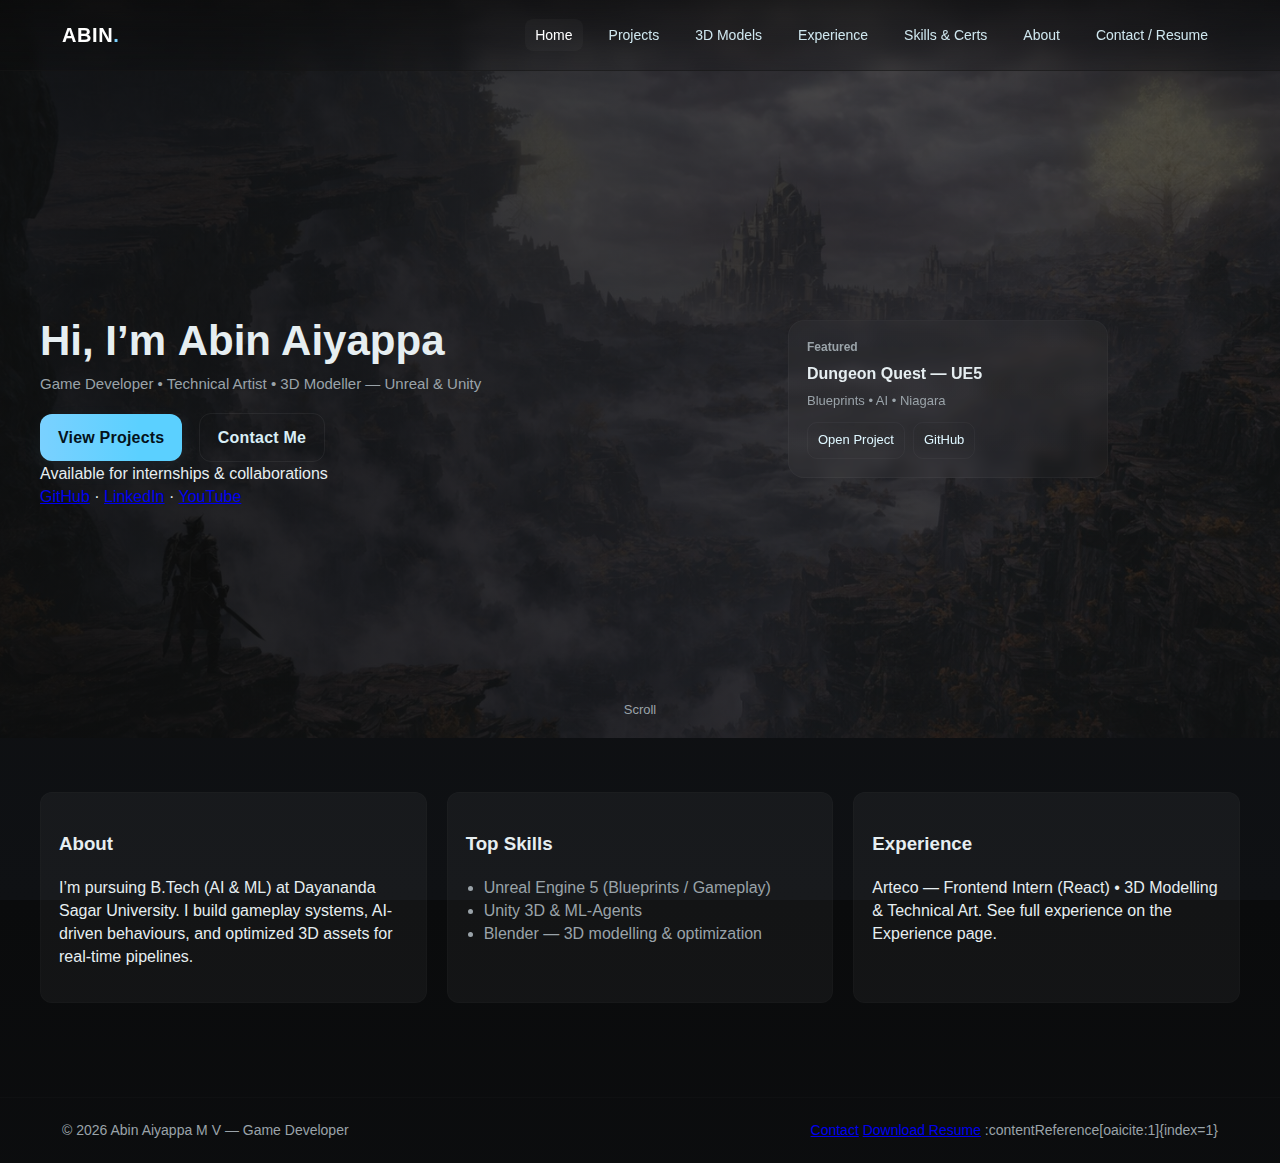
<file: index.html>
<!doctype html>
<html lang="en">
<head>
  <meta charset="utf-8" />
  <meta name="viewport" content="width=device-width,initial-scale=1" />
  <title>Abin Aiyappa M V — Game Developer Portfolio</title>
  <link rel="stylesheet" href="assets/css/styles.css" />
  <meta name="description" content="Portfolio of Abin Aiyappa — Game Developer | 3D & Gameplay | Unity & Unreal" />
</head>
<body>
  <header class="site-header">
    <div class="container header-inner">
      <a class="logo" href="index.html">ABIN<span class="accent">.</span></a>

      <nav class="main-nav" id="mainNav" aria-label="Primary Navigation">
        <ul>
          <li><a href="index.html" class="active">Home</a></li>
          <li><a href="projects.html">Projects</a></li>
          <li><a href="models.html">3D Models</a></li>
          <li><a href="experience.html">Experience</a></li>
          <li><a href="skills.html">Skills & Certs</a></li>
          <li><a href="about.html">About</a></li>
          <li><a href="contact.html">Contact / Resume</a></li>
        </ul>
      </nav>

      <button class="nav-toggle" id="navToggle" aria-label="Open navigation">
        <span></span><span></span><span></span>
      </button>
    </div>
  </header>

  <main>
    <section class="hero">
      <!-- Background image: place your high-res hero in assets/images/hero-1.png -->
      <div class="hero-bg"></div>

      <div class="hero-content container">
        <div class="hero-left">
          <h1>Hi, I’m <strong>Abin Aiyappa</strong></h1>
          <p class="subtitle">Game Developer • Technical Artist • 3D Modeller — Unreal & Unity</p>

          <div class="hero-ctas">
            <a class="btn btn-primary" href="projects.html">View Projects</a>
            <a class="btn btn-outline" href="contact.html">Contact Me</a>
          </div>

          <div class="quick-meta">
            <span>Available for internships & collaborations</span>
          </div>

          <div class="social-row">
            <a href="https://github.com/AbinAiyappaMV29/" target="_blank" rel="noopener" title="GitHub">GitHub</a> ·
            <a href="https://www.linkedin.com/in/abin-aiyappa-m-v-5a9b89258/" target="_blank" rel="noopener" title="LinkedIn">LinkedIn</a> ·
            <a href="https://www.youtube.com/@Unexpect-o6d" target="_blank" rel="noopener" title="YouTube">YouTube</a>
          </div>
        </div>

        <aside class="hero-right">
          <div class="hero-card">
            <h3>Featured</h3>
            <p class="project-title">Dungeon Quest — UE5</p>
            <div class="meta-line">Blueprints • AI • Niagara</div>

            <div class="mini-actions">
              <a class="mini-btn" href="projects.html#project-1">Open Project</a>
              <a class="mini-btn" href="https://github.com/AbinAiyappaMV29" target="_blank" rel="noopener">GitHub</a>
            </div>
          </div>
        </aside>
      </div>

      <a class="scroll-down" href="#about">Scroll</a>
    </section>

    <section id="about" class="summary container">
      <div class="summary-grid">
        <article>
          <h3>About</h3>
          <p>I’m pursuing B.Tech (AI & ML) at Dayananda Sagar University. I build gameplay systems, AI-driven behaviours, and optimized 3D assets for real-time pipelines.</p>
        </article>

        <article>
          <h3>Top Skills</h3>
          <ul class="skills-list">
            <li>Unreal Engine 5 (Blueprints / Gameplay)</li>
            <li>Unity 3D & ML-Agents</li>
            <li>Blender — 3D modelling & optimization</li>
          </ul>
        </article>

        <article>
          <h3>Experience</h3>
          <p>Arteco — Frontend Intern (React) • 3D Modelling & Technical Art. See full experience on the Experience page.</p>
        </article>
      </div>
    </section>
  </main>

  <footer class="site-footer">
    <div class="container footer-inner">
      <div>© <span id="year"></span> Abin Aiyappa M V — Game Developer</div>
      <div class="footer-links">
        <a href="contact.html">Contact</a>
        <a href="assets/resume/Abin_Aiyappa_Resume.pdf" download>Download Resume</a> :contentReference[oaicite:1]{index=1}
      </div>
    </div>
  </footer>

  <script src="assets/js/main.js"></script>
</body>
</html>
</file>
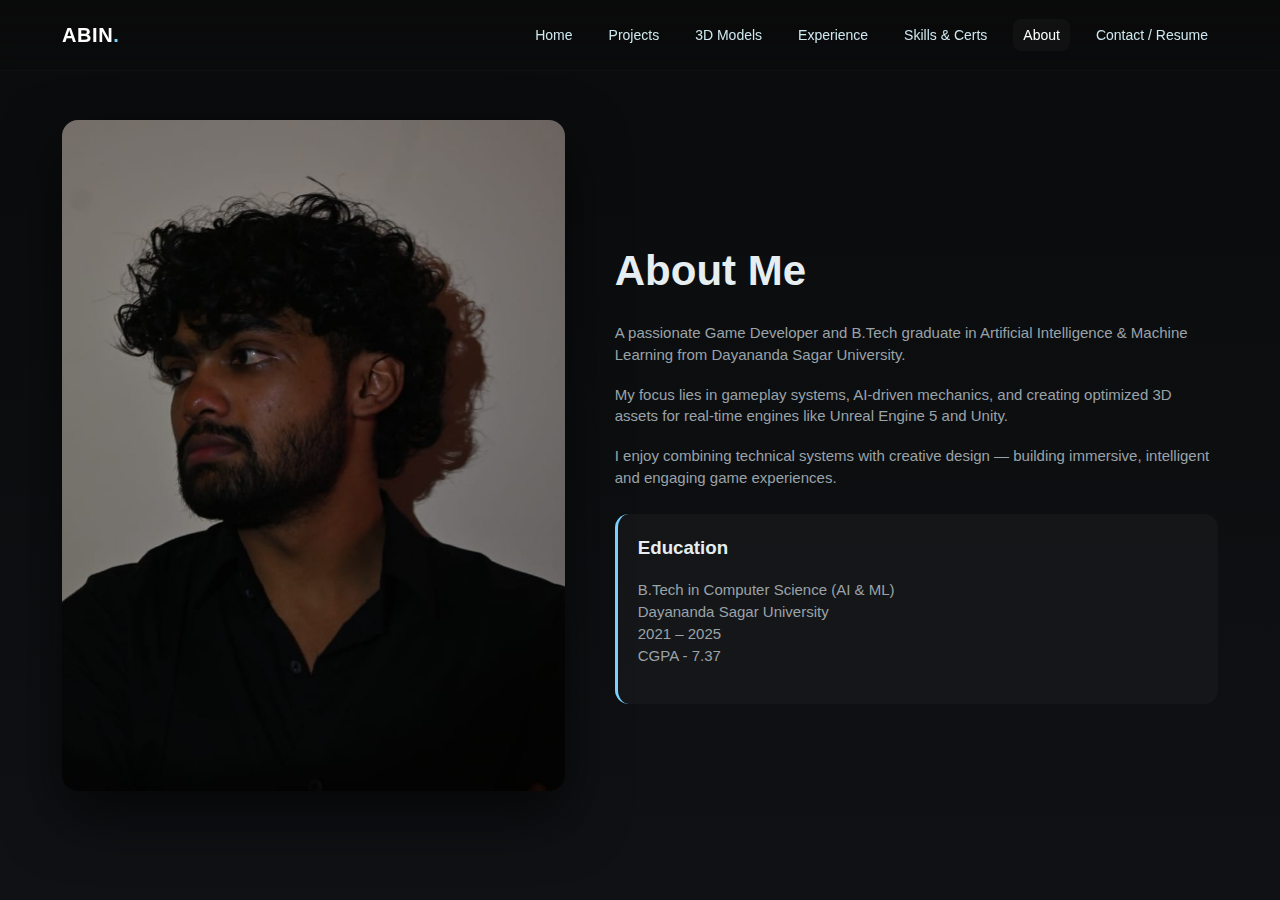
<file: about.html>
<!doctype html>
<html lang="en">
<head>
  <meta charset="utf-8">
  <meta name="viewport" content="width=device-width, initial-scale=1">
  <title>About Me | Abin Aiyappa</title>
  <link rel="stylesheet" href="assets/css/styles.css">
</head>
<body>

<header class="site-header">
  <div class="container header-inner">
    <a class="logo" href="index.html">ABIN<span class="accent">.</span></a>
    <nav class="main-nav">
      <ul>
        <li><a href="index.html">Home</a></li>
        <li><a href="projects.html">Projects</a></li>
        <li><a href="models.html">3D Models</a></li>
        <li><a href="experience.html">Experience</a></li>
        <li><a href="skills.html">Skills & Certs</a></li>
        <li><a class="active" href="about.html">About</a></li>
        <li><a href="contact.html">Contact / Resume</a></li>
      </ul>
    </nav>
  </div>
</header>

<section class="about-page container">

  <div class="about-hero">
    <div class="about-image">
      <!-- Replace with your image -->
      <img src="assets/images/about.jpeg" alt="Abin Aiyappa">
    </div>

    <div class="about-content">
      <h1>About Me</h1>

      <p>
        A passionate Game Developer and B.Tech graduate in Artificial Intelligence & Machine Learning from Dayananda Sagar University.
      </p>

      <p>
        My focus lies in gameplay systems, AI-driven mechanics, 
        and creating optimized 3D assets for real-time engines 
        like Unreal Engine 5 and Unity.
      </p>

      <p>
        I enjoy combining technical systems with creative design —
        building immersive, intelligent and engaging game experiences.
      </p>

      <div class="education-box">
        <h3>Education</h3>
        <p>
          B.Tech in Computer Science (AI & ML)<br>
          Dayananda Sagar University<br>
          2021 – 2025<br>
          CGPA - 7.37
        </p>
      </div>

    </div>
  </div>

</section>

<script src="assets/js/main.js"></script>
</body>
</html>
</file>
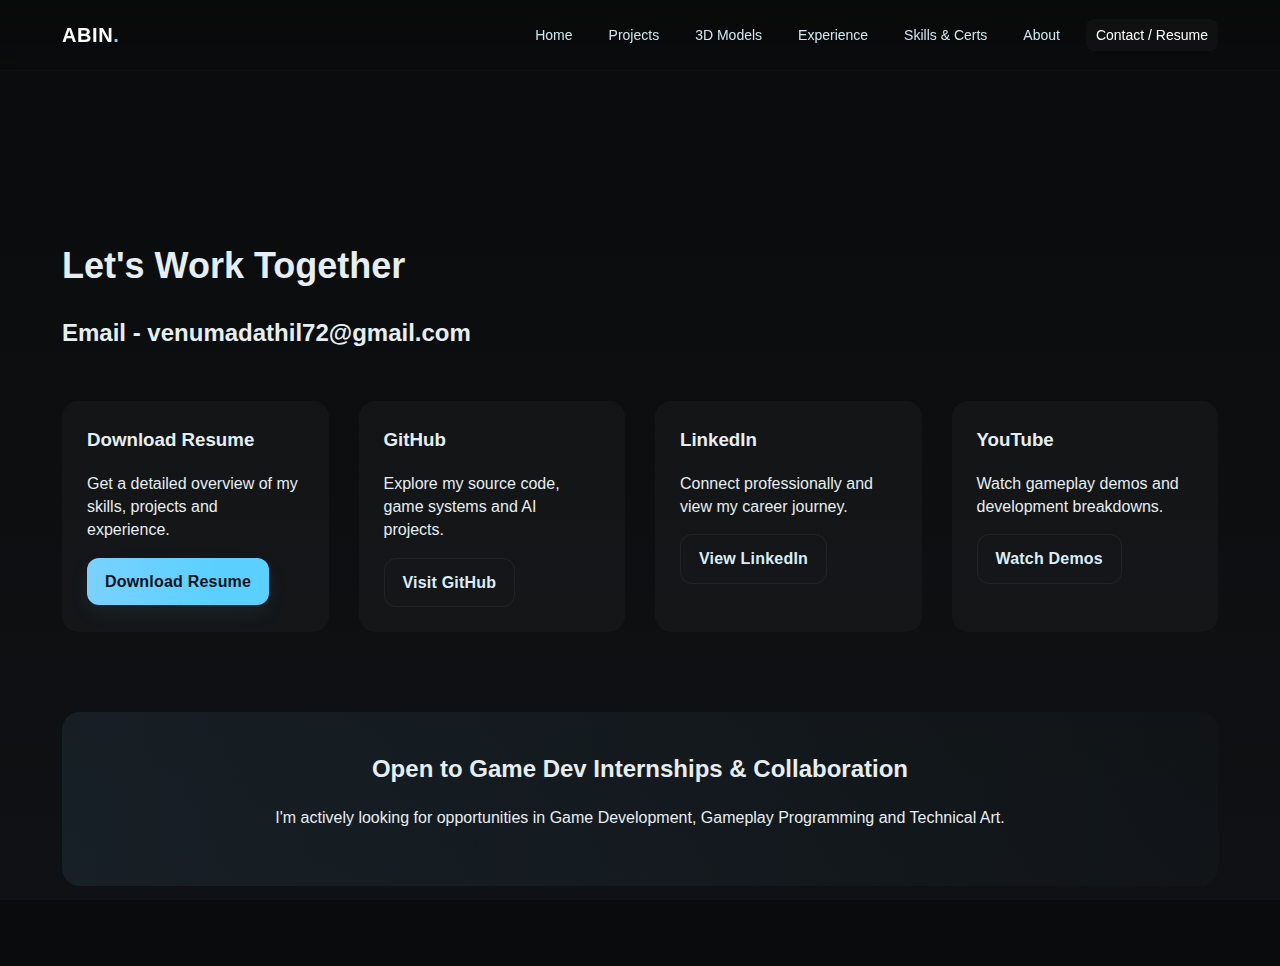
<file: contact.html>
<!doctype html>
<html lang="en">
<head>
  <meta charset="utf-8">
  <meta name="viewport" content="width=device-width, initial-scale=1">
  <title>Contact & Resume | Abin Aiyappa</title>
  <link rel="stylesheet" href="assets/css/styles.css">
</head>
<body>

<header class="site-header">
  <div class="container header-inner">
    <a class="logo" href="index.html">ABIN<span class="accent">.</span></a>
    <nav class="main-nav">
      <ul>
        <li><a href="index.html">Home</a></li>
        <li><a href="projects.html">Projects</a></li>
        <li><a href="models.html">3D Models</a></li>
        <li><a href="experience.html">Experience</a></li>
        <li><a href="skills.html">Skills & Certs</a></li>
        <li><a href="about.html">About</a></li>
        <li><a class="active" href="contact.html">Contact / Resume</a></li>
      </ul>
    </nav>
  </div>
</header>

<section class="contact-page container">

  <h1 class="section-title">Let's Work Together</h1>
  <h2>Email - venumadathil72@gmail.com</h2>

  <div class="contact-grid">

    <!-- Resume Card -->
    <div class="contact-card">
      <h3>Download Resume</h3>
      <p>Get a detailed overview of my skills, projects and experience.</p>
      <a href="assets/resume/Abin_Aiyappa_Resume.pdf" 
         class="btn btn-primary" download>
         Download Resume
      </a>
    </div>

    <!-- GitHub -->
    <div class="contact-card">
      <h3>GitHub</h3>
      <p>Explore my source code, game systems and AI projects.</p>
      <a href="https://github.com/AbinAiyappaMV29/" 
         target="_blank" 
         class="btn btn-outline">
         Visit GitHub
      </a>
    </div>

    <!-- LinkedIn -->
    <div class="contact-card">
      <h3>LinkedIn</h3>
      <p>Connect professionally and view my career journey.</p>
      <a href="https://www.linkedin.com/in/abin-aiyappa-m-v-5a9b89258/" 
         target="_blank" 
         class="btn btn-outline">
         View LinkedIn
      </a>
    </div>

    <!-- YouTube -->
    <div class="contact-card">
      <h3>YouTube</h3>
      <p>Watch gameplay demos and development breakdowns.</p>
      <a href="https://www.youtube.com/@Unexpect-o6d" 
         target="_blank" 
         class="btn btn-outline">
         Watch Demos
      </a>
    </div>

  </div>

  <!-- Call to Action -->
  <div class="contact-cta">
    <h2>Open to Game Dev Internships & Collaboration</h2>
    <p>
      I'm actively looking for opportunities in Game Development, 
      Gameplay Programming and Technical Art.
    </p>
  </div>

</section>

<script src="assets/js/main.js"></script>
</body>
</html>
</file>
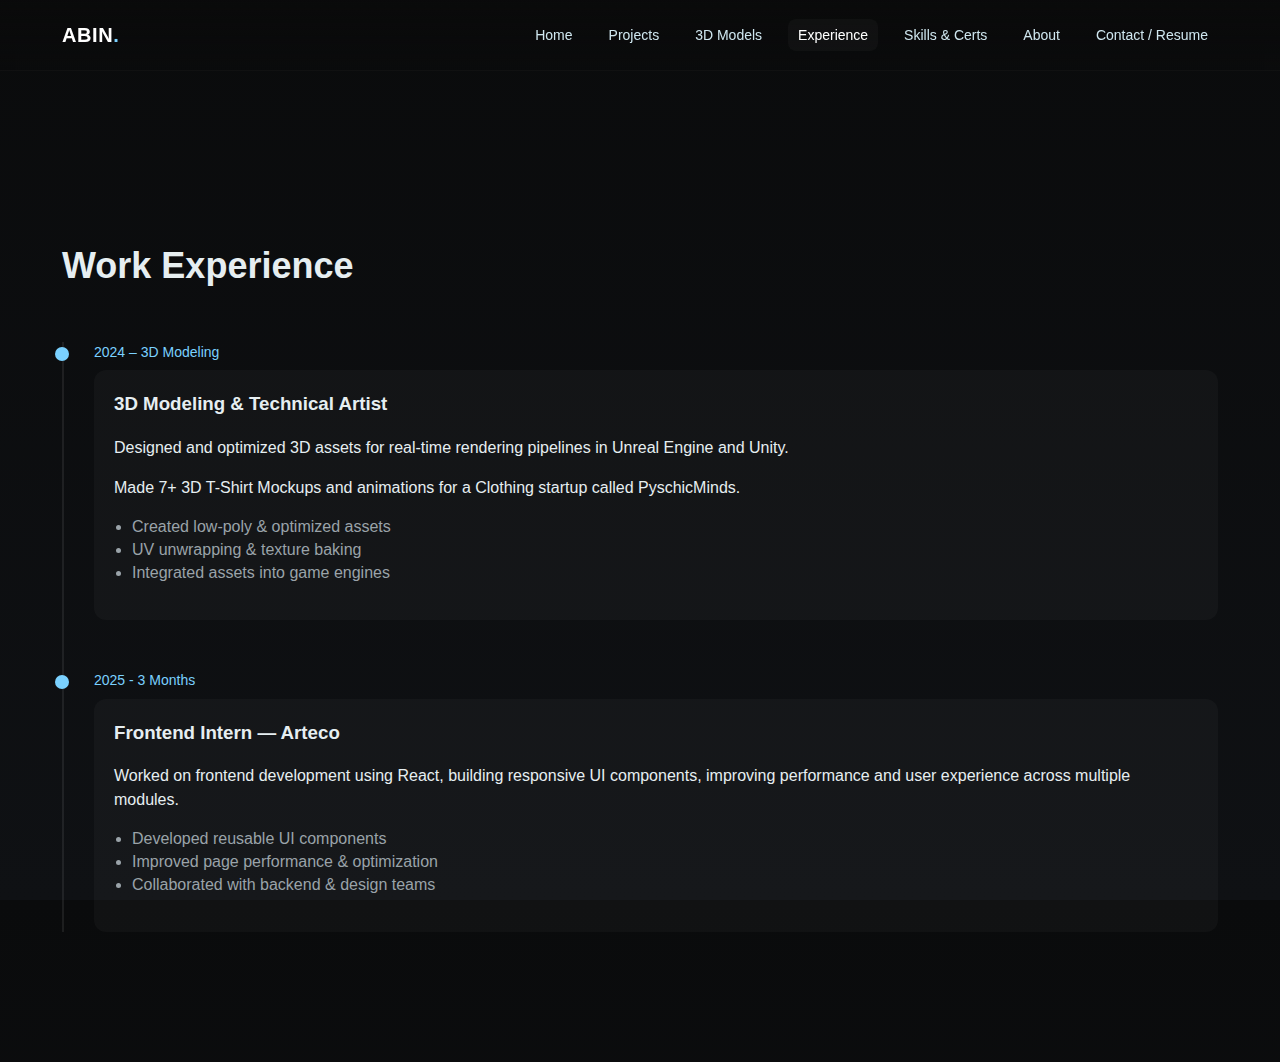
<file: experience.html>
<!doctype html>
<html lang="en">
<head>
  <meta charset="utf-8">
  <meta name="viewport" content="width=device-width, initial-scale=1">
  <title>Experience | Abin Aiyappa</title>
  <link rel="stylesheet" href="assets/css/styles.css">
</head>
<body>

<header class="site-header">
  <div class="container header-inner">
    <a class="logo" href="index.html">ABIN<span class="accent">.</span></a>
    <nav class="main-nav">
      <ul>
        <li><a href="index.html">Home</a></li>
        <li><a href="projects.html">Projects</a></li>
        <li><a href="models.html">3D Models</a></li>
        <li><a class="active" href="experience.html">Experience</a></li>
        <li><a href="skills.html">Skills & Certs</a></li>
        <li><a href="about.html">About</a></li>
        <li><a href="contact.html">Contact / Resume</a></li>
      </ul>
    </nav>
  </div>
</header>

<section class="experience-page container">

  <h1 class="section-title">Work Experience</h1>

  <div class="timeline">

    <!-- 3D Modeling & Technical Art -->
    <div class="timeline-item">
      <div class="timeline-date">2024 – 3D Modeling</div>
      <div class="timeline-content">
        <h3>3D Modeling & Technical Artist</h3>
        <p>
          Designed and optimized 3D assets for real-time rendering pipelines
          in Unreal Engine and Unity.
        </p>
        <p>
          Made 7+ 3D T-Shirt Mockups and animations for a Clothing startup called PyschicMinds.
        </p>
        <ul>
          <li>Created low-poly & optimized assets</li>
          <li>UV unwrapping & texture baking</li>
          <li>Integrated assets into game engines</li>
        </ul>
      </div>
    </div>

    <!-- Arteco -->
    <div class="timeline-item">
      <div class="timeline-date">2025 - 3 Months</div>
      <div class="timeline-content">
        <h3>Frontend Intern — Arteco</h3>
        <p>
          Worked on frontend development using React, building responsive UI components,
          improving performance and user experience across multiple modules.
        </p>
        <ul>
          <li>Developed reusable UI components</li>
          <li>Improved page performance & optimization</li>
          <li>Collaborated with backend & design teams</li>
        </ul>
      </div>
    </div>

  </div>

</section>

<script src="assets/js/main.js"></script>
</body>
</html>
</file>
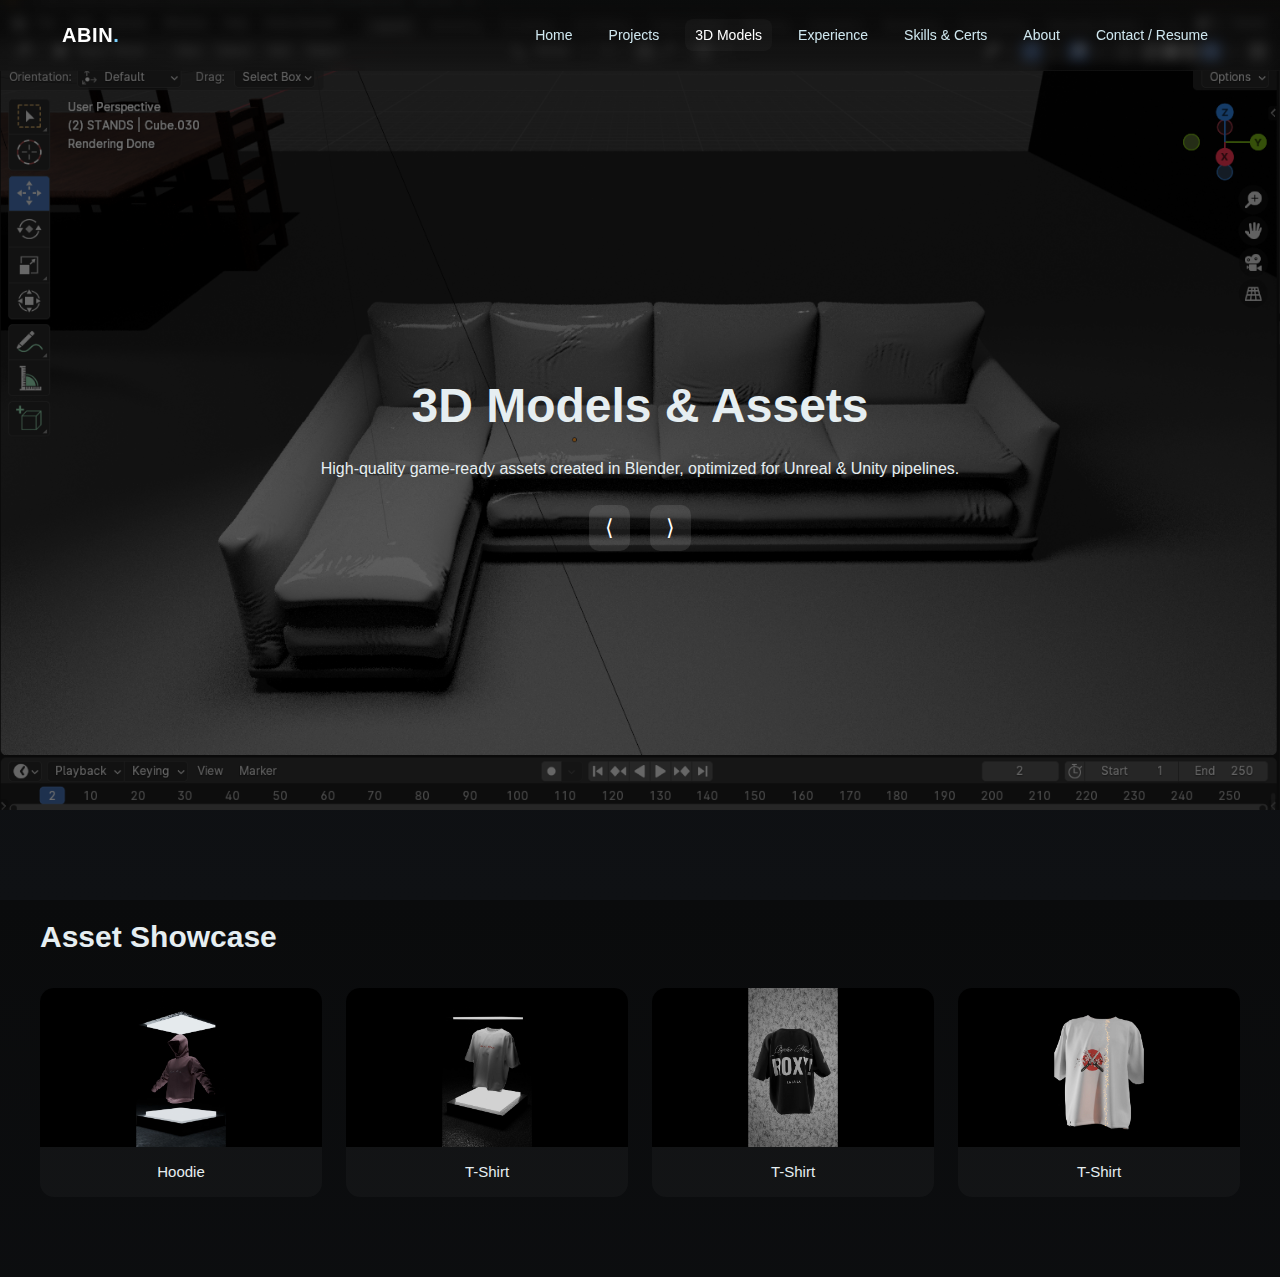
<file: models.html>
<!doctype html>
<html lang="en">
<head>
  <meta charset="utf-8">
  <meta name="viewport" content="width=device-width, initial-scale=1">
  <title>3D Models | Abin Aiyappa</title>
  <link rel="stylesheet" href="assets/css/styles.css">
</head>
<body>

<header class="site-header">
  <div class="container header-inner">
    <a class="logo" href="index.html">ABIN<span class="accent">.</span></a>
    <nav class="main-nav">
      <ul>
        <li><a href="index.html">Home</a></li>
        <li><a href="projects.html">Projects</a></li>
        <li><a class="active" href="models.html">3D Models</a></li>
        <li><a href="experience.html">Experience</a></li>
        <li><a href="skills.html">Skills & Certs</a></li>
        <li><a href="about.html">About</a></li>
        <li><a href="contact.html">Contact / Resume</a></li>
      </ul>
    </nav>
  </div>
</header>

<!-- HERO SLIDESHOW -->
<section class="models-hero">

  <div class="model-slideshow">
    <div class="model-slide active" style="background-image:url('assets/images/mod1.png')"></div>
    <div class="model-slide" style="background-image:url('assets/images/model1.png')"></div>
    <div class="model-slide" style="background-image:url('assets/images/mod2.png')"></div>
    <div class="model-slide" style="background-image:url('assets/images/model2.png')"></div>
    <div class="model-slide" style="background-image:url('assets/images/mod3.png')"></div>
    <div class="model-slide" style="background-image:url('assets/images/model3.png')"></div>
    <div class="model-slide" style="background-image:url('assets/images/mod4.png')"></div>
    <div class="model-slide" style="background-image:url('assets/images/mod5.png')"></div>
    <div class="model-slide" style="background-image:url('assets/images/mod6.png')"></div>
    <div class="model-slide" style="background-image:url('assets/images/mod7.png')"></div>
    <div class="model-slide" style="background-image:url('assets/images/model4.png')"></div>
  </div>

  <div class="models-hero-content container">
    <h1>3D Models & Assets</h1>
    <p>High-quality game-ready assets created in Blender, optimized for Unreal & Unity pipelines.</p>

    <div class="slideshow-controls">
      <button id="prevModel" class="slide-btn">⟨</button>
      <button id="nextModel" class="slide-btn">⟩</button>
    </div>
  </div>

</section>

<!-- GRID GALLERY -->
<section class="models-gallery container">
  <h2>Asset Showcase</h2>

  <div class="models-grid">
    <div class="model-card">
      <img src="assets/images/model1.png" alt="">
      <div class="model-info">Hoodie</div>
    </div>

    <div class="model-card">
      <img src="assets/images/model2.png" alt="">
      <div class="model-info">T-Shirt</div>
    </div>

    <div class="model-card">
      <img src="assets/images/model3.png" alt="">
      <div class="model-info">T-Shirt</div>
    </div>

    <div class="model-card">
      <img src="assets/images/model4.png" alt="">
      <div class="model-info">T-Shirt</div>
    </div>
  </div>

</section>

<script src="assets/js/main.js"></script>
</body>
</html>
</file>
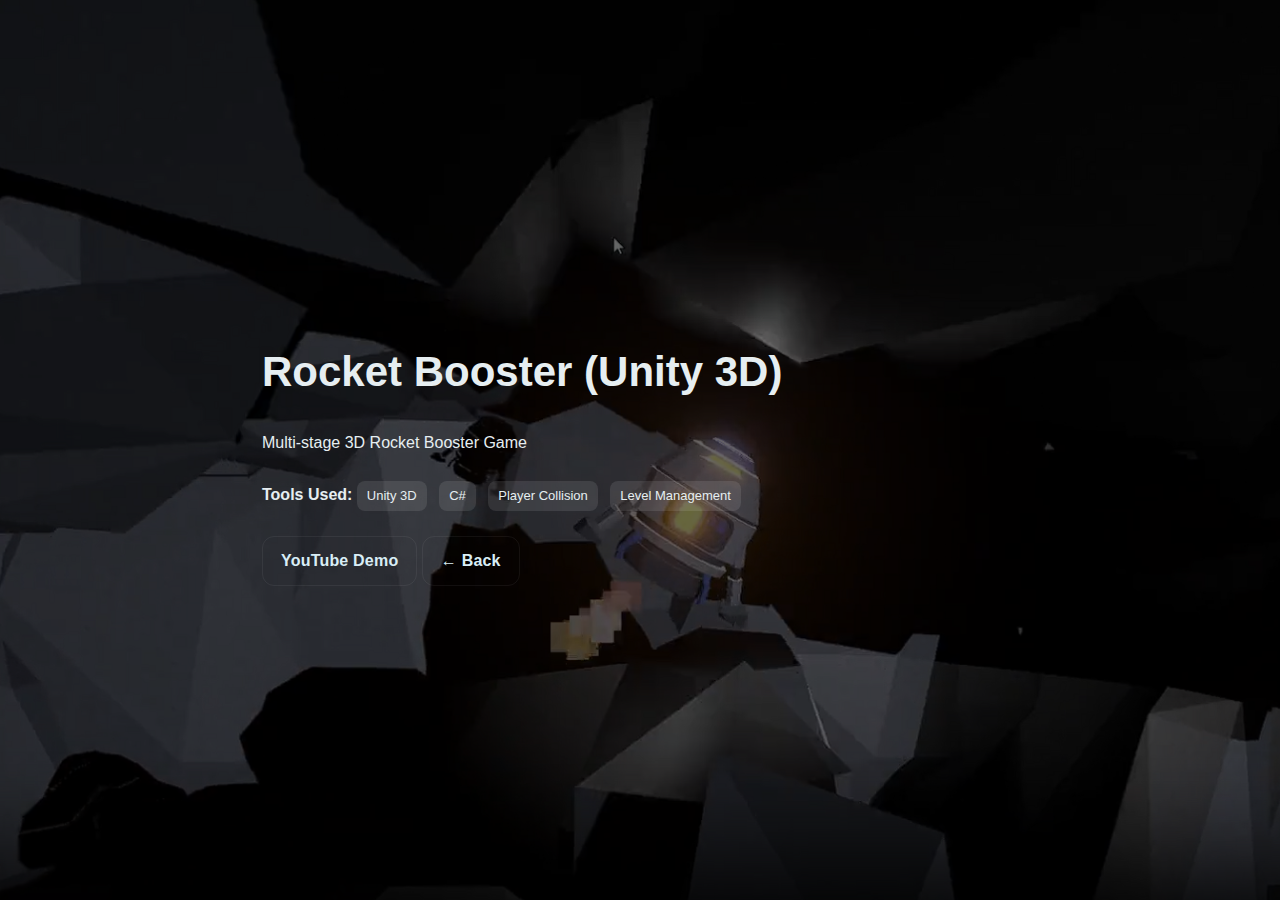
<file: project-cnn.html>
<!doctype html>
<html lang="en">
<head>
  <meta charset="utf-8">
  <meta name="viewport" content="width=device-width, initial-scale=1">
  <title>Rocket Booster | Project</title>
  <link rel="stylesheet" href="assets/css/styles.css">
</head>
<body>

<section class="project-hero">

  <!-- Slideshow Background -->
  <div class="slideshow">
    <div class="slide active" style="background-image:url('assets/images/rock1.png')"></div>
    <div class="slide" style="background-image:url('assets/images/rock2.png')"></div>
  </div>

  <!-- Foreground Content -->
  <div class="project-content container">
    <h1>Rocket Booster (Unity 3D)</h1>

    <p>
      Multi-stage 3D Rocket Booster Game
    </p>

    <div class="tools">
      <strong>Tools Used:</strong>
      <span>Unity 3D</span>
      <span>C#</span>
      <span>Player Collision</span>
      <span>Level Management</span>
    </div>

    <div class="project-buttons">
      <a href="https://youtu.be/PCyH3v0fbug" target="_blank" class="btn btn-outline">YouTube Demo</a>
      <a href="projects.html" class="btn btn-outline">← Back</a>
    </div>
  </div>

</section>

<script src="assets/js/main.js"></script>
</body>
</html>
</file>
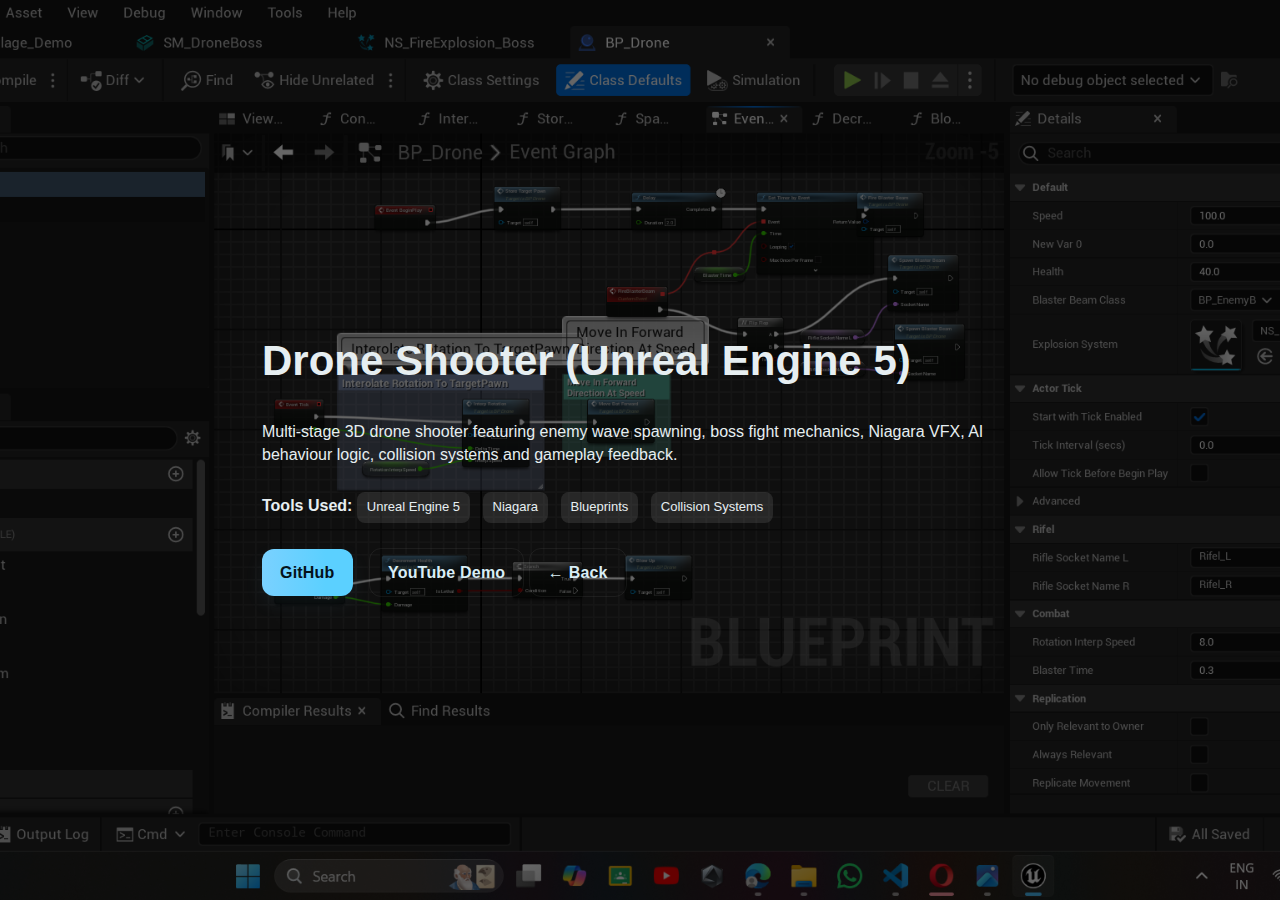
<file: project-drone.html>
<!doctype html>
<html lang="en">
<head>
  <meta charset="utf-8">
  <meta name="viewport" content="width=device-width, initial-scale=1">
  <title>Drone Shooter | Project</title>
  <link rel="stylesheet" href="assets/css/styles.css">
</head>
<body>

<section class="project-hero">

  <!-- Slideshow Background -->
  <div class="slideshow">
    <div class="slide active" style="background-image:url('assets/images/drone_bg.png')"></div>
    <div class="slide" style="background-image:url('assets/images/drone_bg1.png')"></div>
    <div class="slide" style="background-image:url('assets/images/drone_bg2.png')"></div>
    <div class="slide" style="background-image:url('assets/images/drone_bg3.png')"></div>
  </div>

  <!-- Foreground Content -->
  <div class="project-content container">
    <h1>Drone Shooter (Unreal Engine 5)</h1>

    <p>
      Multi-stage 3D drone shooter featuring enemy wave spawning,
      boss fight mechanics, Niagara VFX, AI behaviour logic,
      collision systems and gameplay feedback.
    </p>

    <div class="tools">
      <strong>Tools Used:</strong>
      <span>Unreal Engine 5</span>
      <span>Niagara</span>
      <span>Blueprints</span>
      <span>Collision Systems</span>
    </div>

    <div class="project-buttons">
      <a href="https://github.com/AbinAiyappaMV29/Drone_Shooting_Game" target="_blank" class="btn btn-primary">GitHub</a>
      <a href="https://youtu.be/QNhliadiVZM" target="_blank" class="btn btn-outline">YouTube Demo</a>
      <a href="projects.html" class="btn btn-outline">← Back</a>
    </div>
  </div>

</section>

<script src="assets/js/main.js"></script>
</body>
</html>
</file>
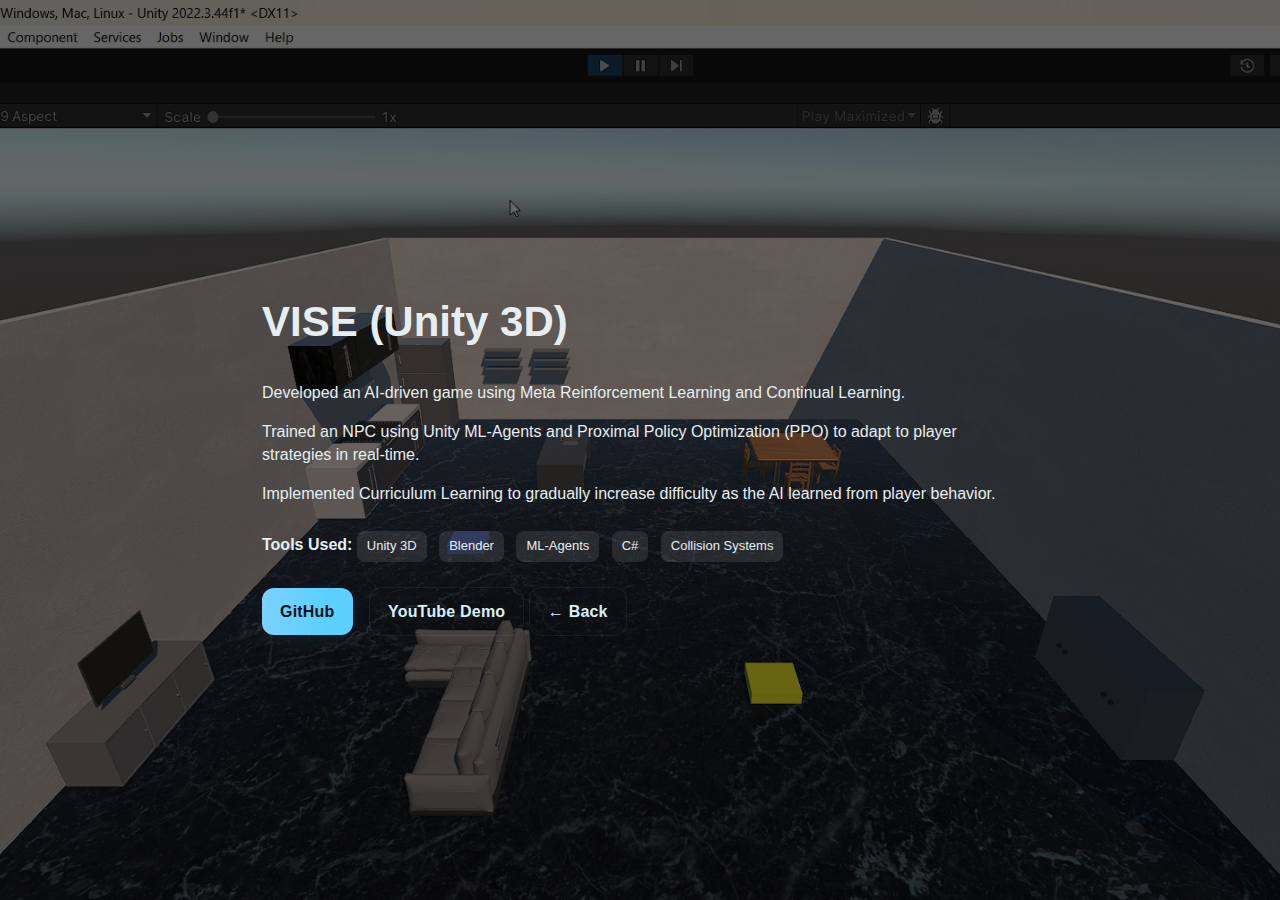
<file: project-escape.html>
<!doctype html>
<html lang="en">
<head>
  <meta charset="utf-8">
  <meta name="viewport" content="width=device-width, initial-scale=1">
  <title>VISE | Project</title>
  <link rel="stylesheet" href="assets/css/styles.css">
</head>
<body>

<section class="project-hero">

  <!-- Slideshow Background -->
  <div class="slideshow">
    <div class="slide active" style="background-image:url('assets/images/npc1.png')"></div>
    <div class="slide" style="background-image:url('assets/images/npc2.png')"></div>
    <div class="slide" style="background-image:url('assets/images/npc3.png')"></div>
  </div>

  <!-- Foreground Content -->
  <div class="project-content container">
    <h1>VISE (Unity 3D)</h1>

    <p>Developed an AI-driven game using Meta Reinforcement Learning and Continual Learning.</p>
    <p>Trained an NPC using Unity ML-Agents and Proximal Policy Optimization (PPO) to adapt to player strategies in real-time.</p>
    <p>Implemented Curriculum Learning to gradually increase difficulty as the AI learned from player behavior. </p>

    <div class="tools">
      <strong>Tools Used:</strong>
      <span>Unity 3D</span>
      <span>Blender</span>
      <span>ML-Agents</span>
      <span>C#</span>
      <span>Collision Systems</span>
    </div>

    <div class="project-buttons">
      <a href="https://github.com/AbinAiyappaMV29/V.I.S.E." target="_blank" class="btn btn-primary">GitHub</a>
      <a href="https://youtu.be/rn6sPqd7hyI" target="_blank" class="btn btn-outline">YouTube Demo</a>
      <a href="projects.html" class="btn btn-outline">← Back</a>
    </div>
  </div>

</section>

<script src="assets/js/main.js"></script>
</body>
</html>
</file>
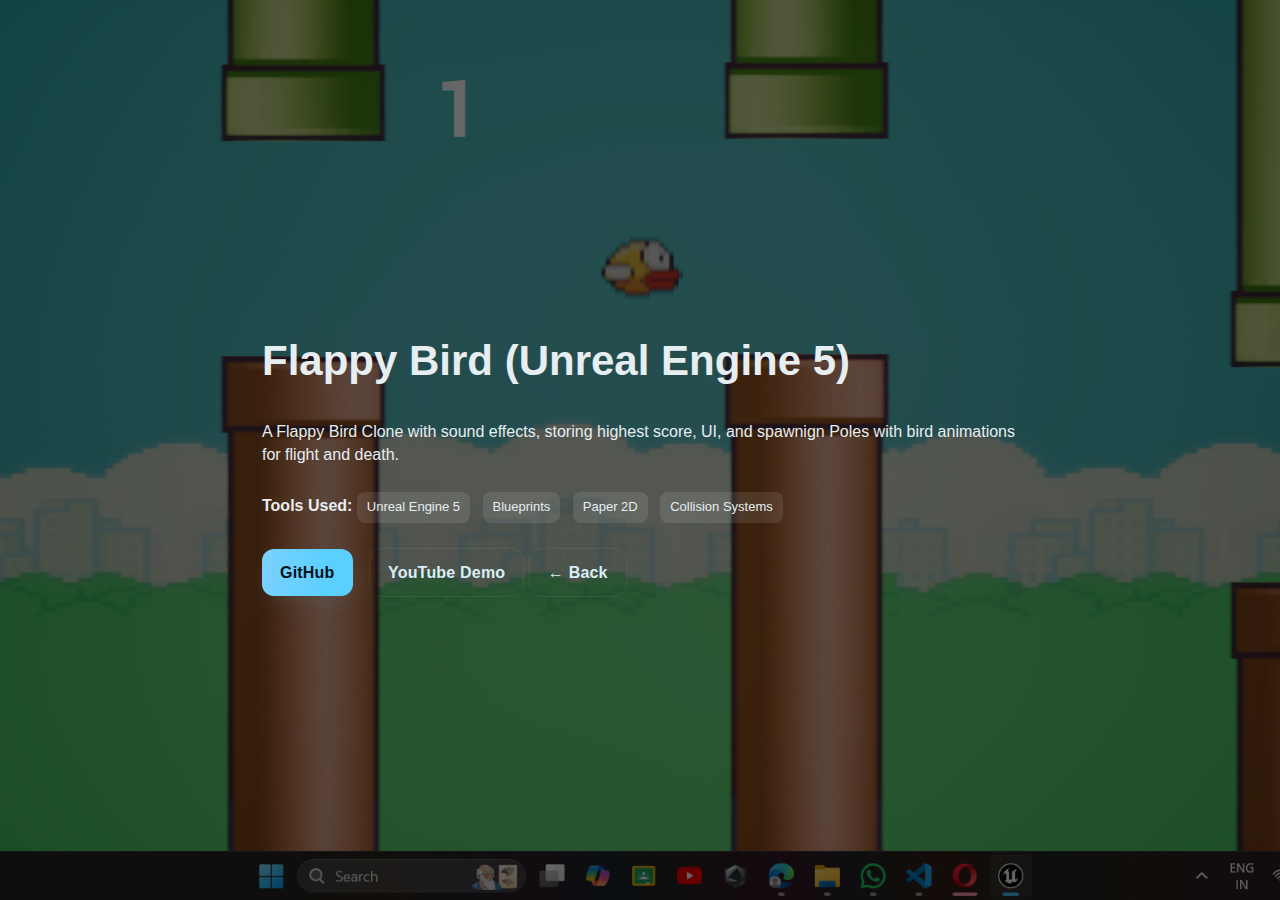
<file: project-flappy.html>
<!doctype html>
<html lang="en">
<head>
  <meta charset="utf-8">
  <meta name="viewport" content="width=device-width, initial-scale=1">
  <title>Flappy Bird | Project</title>
  <link rel="stylesheet" href="assets/css/styles.css">
</head>
<body>

<section class="project-hero">

  <!-- Slideshow Background -->
  <div class="slideshow">
    <div class="slide active" style="background-image:url('assets/images/bird1.png')"></div>
    <div class="slide" style="background-image:url('assets/images/bird2.png')"></div>
    <div class="slide" style="background-image:url('assets/images/bird3.png')"></div>
    <div class="slide" style="background-image:url('assets/images/bird4.png')"></div>
  </div>

  <!-- Foreground Content -->
  <div class="project-content container">
    <h1>Flappy Bird (Unreal Engine 5)</h1>

    <p>
      A Flappy Bird Clone with sound effects, storing highest score, UI, and spawnign Poles with bird animations for flight and death.
    </p>

    <div class="tools">
      <strong>Tools Used:</strong>
      <span>Unreal Engine 5</span>
      <span>Blueprints</span>
      <span>Paper 2D</span>
      <span>Collision Systems</span>
    </div>

    <div class="project-buttons">
      <a href="https://github.com/AbinAiyappaMV29/FlappyBird_Game" target="_blank" class="btn btn-primary">GitHub</a>
      <a href="https://youtu.be/O27xLf4qomo" target="_blank" class="btn btn-outline">YouTube Demo</a>
      <a href="projects.html" class="btn btn-outline">← Back</a>
    </div>
  </div>

</section>

<script src="assets/js/main.js"></script>
</body>
</html>
</file>
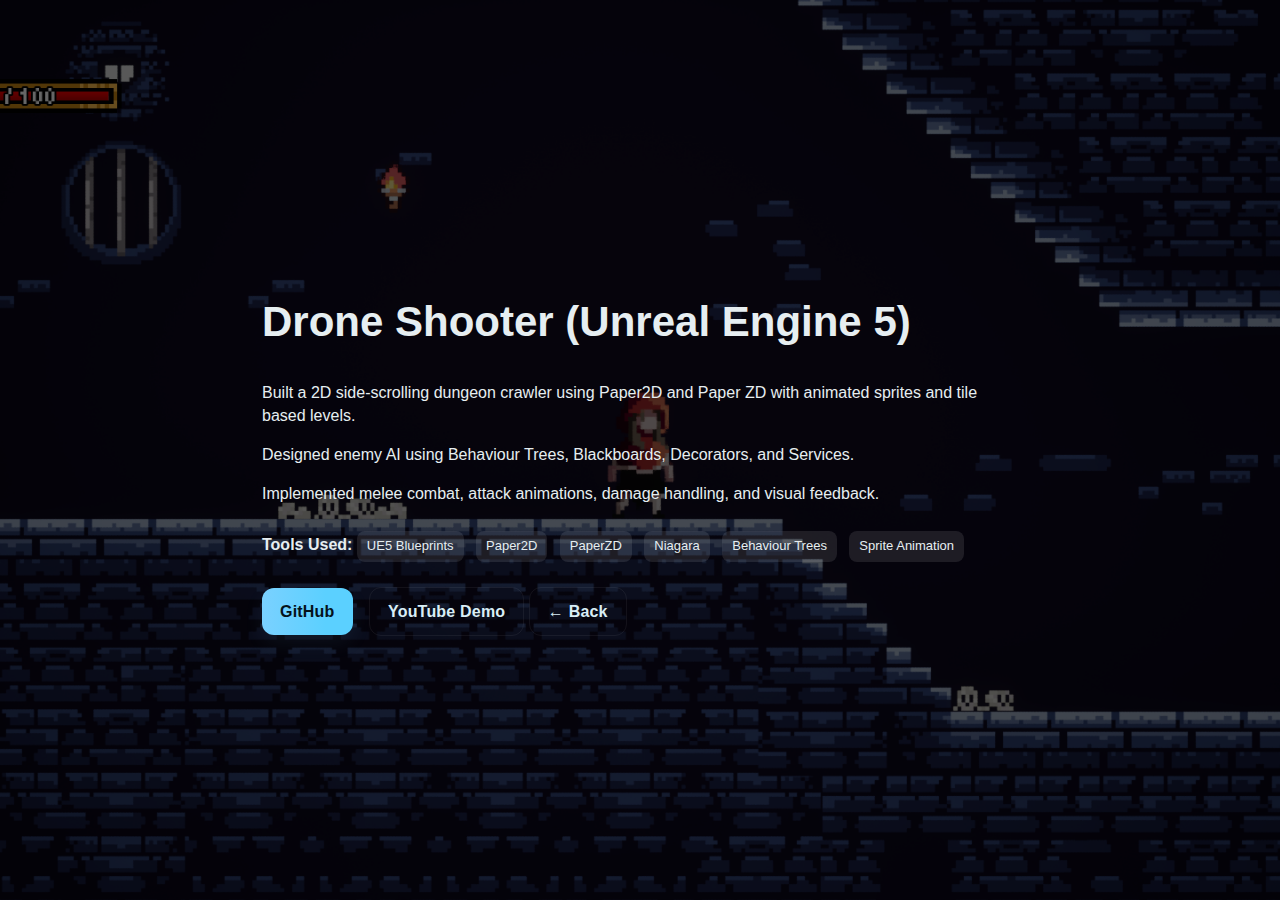
<file: project-mario.html>
<!doctype html>
<html lang="en">
<head>
  <meta charset="utf-8">
  <meta name="viewport" content="width=device-width, initial-scale=1">
  <title>Dungeon Quest | Project</title>
  <link rel="stylesheet" href="assets/css/styles.css">
</head>
<body>

<section class="project-hero">

  <!-- Slideshow Background -->
  <div class="slideshow">
    <div class="slide active" style="background-image:url('assets/images/red1.png')"></div>
    <div class="slide" style="background-image:url('assets/images/red2.png')"></div>
    <div class="slide" style="background-image:url('assets/images/red3.png')"></div>
    <div class="slide" style="background-image:url('assets/images/red4.png')"></div>
    <div class="slide" style="background-image:url('assets/images/red5.png')"></div>
    <div class="slide" style="background-image:url('assets/images/red6.png')"></div>
  </div>

  <!-- Foreground Content -->
  <div class="project-content container">
    <h1>Drone Shooter (Unreal Engine 5)</h1>

    <p>
      Built a 2D side-scrolling dungeon crawler using Paper2D and Paper ZD with animated sprites and tile based levels.
    </p>
    <p>Designed enemy AI using Behaviour Trees, Blackboards, Decorators, and Services.</p>
    <p>Implemented melee combat, attack animations, damage handling, and visual feedback.</p>

    <div class="tools">
      <strong>Tools Used:</strong>
      <span>UE5 Blueprints</span>
      <span>Paper2D</span>
      <span>PaperZD</span>
      <span>Niagara</span>
      <span>Behaviour Trees</span>
      <span>Sprite Animation</span>
    </div>

    <div class="project-buttons">
      <a href="https://github.com/AbinAiyappaMV29/Dungeon_Game" target="_blank" class="btn btn-primary">GitHub</a>
      <a href="https://youtu.be/Tpweaz2i364" target="_blank" class="btn btn-outline">YouTube Demo</a>
      <a href="projects.html" class="btn btn-outline">← Back</a>
    </div>
  </div>

</section>

<script src="assets/js/main.js"></script>
</body>
</html>
</file>
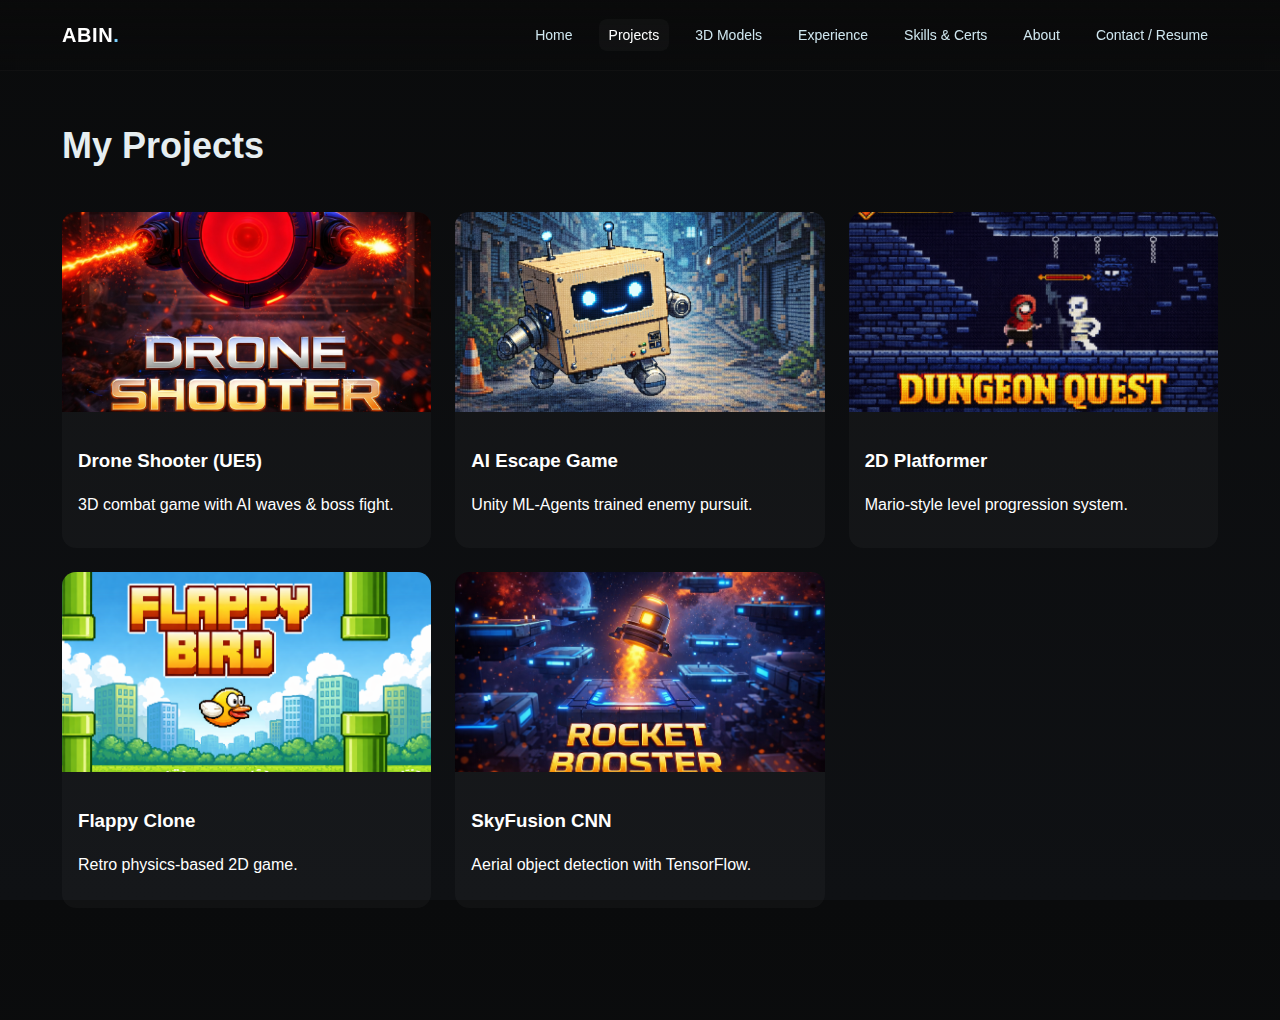
<file: projects.html>
<!doctype html>
<html lang="en">
<head>
  <meta charset="utf-8">
  <meta name="viewport" content="width=device-width, initial-scale=1">
  <title>Projects | Abin Aiyappa</title>
  <link rel="stylesheet" href="assets/css/styles.css">
</head>
<body>

<header class="site-header">
  <div class="container header-inner">
    <a class="logo" href="index.html">ABIN<span class="accent">.</span></a>
    <nav class="main-nav">
      <ul>
        <li><a href="index.html">Home</a></li>
        <li><a class="active" href="projects.html">Projects</a></li>
        <li><a href="models.html">3D Models</a></li>
        <li><a href="experience.html">Experience</a></li>
        <li><a href="skills.html">Skills & Certs</a></li>
        <li><a href="about.html">About</a></li>
        <li><a href="contact.html">Contact / Resume</a></li>
      </ul>
    </nav>
  </div>
</header>

<section class="projects-page container">
  <h1 class="section-title">My Projects</h1>

  <div class="project-grid">

    <a href="project-drone.html" class="project-card">
      <div class="project-thumb" style="background-image:url('assets/images/drone1.png')"></div>
      <div class="project-info">
        <h3>Drone Shooter (UE5)</h3>
        <p>3D combat game with AI waves & boss fight.</p>
      </div>
    </a>

    <a href="project-escape.html" class="project-card">
      <div class="project-thumb" style="background-image:url('assets/images/escape1.png')"></div>
      <div class="project-info">
        <h3>AI Escape Game</h3>
        <p>Unity ML-Agents trained enemy pursuit.</p>
      </div>
    </a>

    <a href="project-mario.html" class="project-card">
      <div class="project-thumb" style="background-image:url('assets/images/mario1.png')"></div>
      <div class="project-info">
        <h3>2D Platformer</h3>
        <p>Mario-style level progression system.</p>
      </div>
    </a>

    <a href="project-flappy.html" class="project-card">
      <div class="project-thumb" style="background-image:url('assets/images/flappy1.png')"></div>
      <div class="project-info">
        <h3>Flappy Clone</h3>
        <p>Retro physics-based 2D game.</p>
      </div>
    </a>

    <a href="project-cnn.html" class="project-card">
      <div class="project-thumb" style="background-image:url('assets/images/cnn1.png')"></div>
      <div class="project-info">
        <h3>SkyFusion CNN</h3>
        <p>Aerial object detection with TensorFlow.</p>
      </div>
    </a>

  </div>
</section>

<script src="assets/js/main.js"></script>
</body>
</html>
</file>
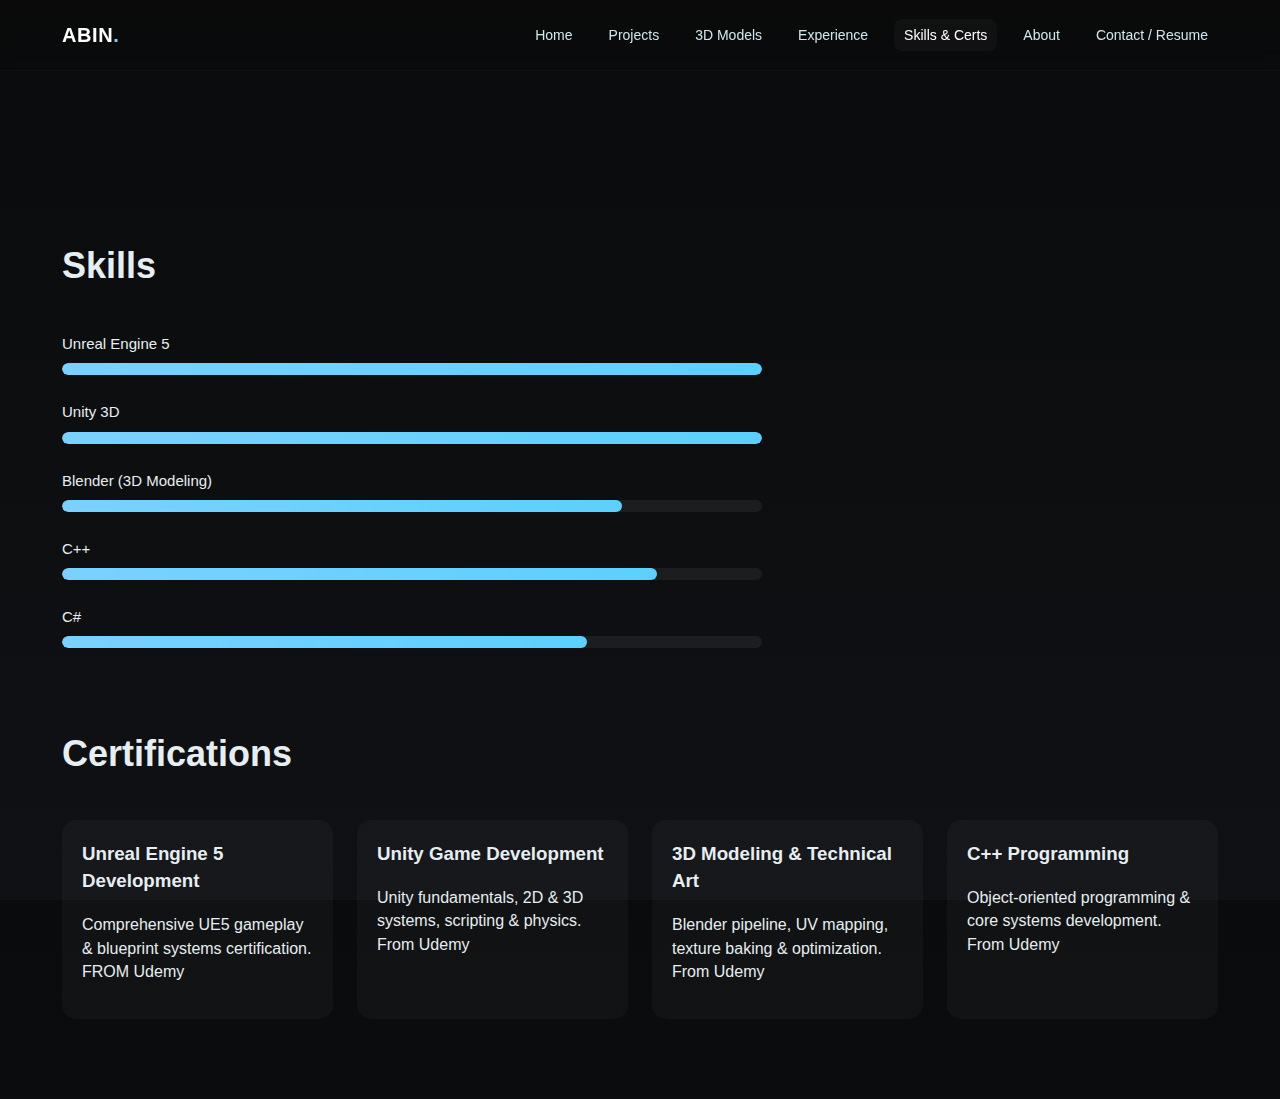
<file: skills.html>
<!doctype html>
<html lang="en">
<head>
  <meta charset="utf-8">
  <meta name="viewport" content="width=device-width, initial-scale=1">
  <title>Skills & Certifications | Abin Aiyappa</title>
  <link rel="stylesheet" href="assets/css/styles.css">
</head>
<body>

<header class="site-header">
  <div class="container header-inner">
    <a class="logo" href="index.html">ABIN<span class="accent">.</span></a>
    <nav class="main-nav">
      <ul>
        <li><a href="index.html">Home</a></li>
        <li><a href="projects.html">Projects</a></li>
        <li><a href="models.html">3D Models</a></li>
        <li><a href="experience.html">Experience</a></li>
        <li><a class="active" href="skills.html">Skills & Certs</a></li>
        <li><a href="about.html">About</a></li>
        <li><a href="contact.html">Contact / Resume</a></li>
      </ul>
    </nav>
  </div>
</header>

<section class="skills-page container">

  <h1 class="section-title">Skills</h1>

  <div class="skills-container">

    <div class="skill">
      <span>Unreal Engine 5</span>
      <div class="skill-bar">
        <div class="skill-fill" data-level="100%"></div>
      </div>
    </div>

    <div class="skill">
      <span>Unity 3D</span>
      <div class="skill-bar">
        <div class="skill-fill" data-level="100%"></div>
      </div>
    </div>

    <div class="skill">
      <span>Blender (3D Modeling)</span>
      <div class="skill-bar">
        <div class="skill-fill" data-level="80%"></div>
      </div>
    </div>

    <div class="skill">
      <span>C++</span>
      <div class="skill-bar">
        <div class="skill-fill" data-level="85%"></div>
      </div>
    </div>

    <div class="skill">
      <span>C#</span>
      <div class="skill-bar">
        <div class="skill-fill" data-level="75%"></div>
      </div>
    </div>

  </div>

  <h1 class="section-title cert-title">Certifications</h1>

  <div class="cert-grid">

    <div class="cert-card">
      <h3>Unreal Engine 5 Development</h3>
      <p>Comprehensive UE5 gameplay & blueprint systems certification. FROM Udemy</p>
    </div>

    <div class="cert-card">
      <h3>Unity Game Development</h3>
      <p>Unity fundamentals, 2D & 3D systems, scripting & physics. From Udemy</p>
    </div>

    <div class="cert-card">
      <h3>3D Modeling & Technical Art</h3>
      <p>Blender pipeline, UV mapping, texture baking & optimization. From Udemy</p>
    </div>

    <div class="cert-card">
      <h3>C++ Programming</h3>
      <p>Object-oriented programming & core systems development. From Udemy</p>
    </div>

  </div>

</section>

<script src="assets/js/main.js"></script>
</body>
</html>
</file>
<file: assets/css/styles.css>
/* styles.css — base layout & hero styling
   Save as: assets/css/styles.css
*/

:root{
  --bg:#0f1114;
  --card:#0f1316;
  --muted:#9aa3a9;
  --accent:#7ad1ff;
  --glass: rgba(255,255,255,0.04);
  --radius:14px;
  --max-width:1200px;
  --container-pad:22px;
  --ff: "Segoe UI", Roboto, "Helvetica Neue", Arial, sans-serif;
}

*{box-sizing:border-box}
html,body{height:100%}
body{
  margin:0;
  font-family:var(--ff);
  background:linear-gradient(180deg,#0a0b0c 0%, #0f1114 100%);
  color:#e6eef1;
  -webkit-font-smoothing:antialiased;
  -moz-osx-font-smoothing:grayscale;
  line-height:1.45;
}

.container{
  width:100%;
  max-width:var(--max-width);
  margin:0 auto;
  padding:0 var(--container-pad);
}

/* HEADER */
.site-header{
  position:fixed;
  top:0;
  left:0;
  right:0;
  z-index:40;
  background:linear-gradient(180deg, rgba(10,10,10,0.65), rgba(10,10,10,0.2));
  backdrop-filter: blur(6px);
  border-bottom:1px solid rgba(255,255,255,0.03);
}
.header-inner{
  display:flex;
  align-items:center;
  gap:18px;
  height:70px;
  justify-content:space-between;
}
.logo{
  font-weight:700;
  letter-spacing:0.6px;
  color:white;
  text-decoration:none;
  font-size:20px;
}
.logo .accent{ color:var(--accent); }

/* nav */
.main-nav ul{
  margin:0;
  padding:0;
  list-style:none;
  display:flex;
  gap:16px;
  align-items:center;
}
.main-nav a{
  color:#cfe7ef;
  text-decoration:none;
  font-size:14px;
  padding:8px 10px;
  border-radius:8px;
}
.main-nav a:hover,
.main-nav a.active{ background:rgba(255,255,255,0.03); color:white; }

/* mobile toggle */
.nav-toggle{
  display:none;
  background:transparent;
  border:0;
  padding:8px;
  cursor:pointer;
}
.nav-toggle span{
  display:block;
  width:22px;
  height:2px;
  margin:4px 0;
  background:#d8e9ef;
  border-radius:2px;
}

/* HERO */
.hero{
  min-height:82vh;
  padding-top:90px;
  position:relative;
  display:flex;
  align-items:center;
  overflow:hidden;
}
.hero-bg{
  position:absolute;
  inset:0;
  background-image: url("../images/hero-1.png");
  background-size:cover;
  background-position:center center;
  filter:grayscale(20%) contrast(0.85) brightness(0.45);
  transform-origin:center;
  z-index:0;
}

/* angled overlay for dramatic look */
.hero::before{
  content:"";
  position:absolute;
  left:-15%;
  right:-15%;
  top:0;
  bottom:0;
  background: linear-gradient(90deg, rgba(12,12,12,0.55) 20%, rgba(10,10,10,0.2) 70%);
  transform:skewX(-14deg);
  z-index:1;
}

/* content sits above background & overlay */
.hero-content{
  position:relative;
  z-index:3;
  display:flex;
  gap:28px;
  align-items:flex-start;
  padding:60px 0;
}

.hero-left{
  flex:1.1;
  max-width:720px;
}
.hero-left h1{
  font-size:42px;
  margin:0 0 10px 0;
  line-height:1.02;
}
.hero-left .subtitle{
  color:var(--muted);
  margin:6px 0 18px;
  font-size:15px;
}
.btn{
  display:inline-block;
  padding:12px 18px;
  border-radius:12px;
  text-decoration:none;
  font-weight:600;
  letter-spacing:0.2px;
}
.btn-primary{
  background: linear-gradient(90deg,var(--accent), #5bd0ff 70%);
  color:#04121a;
  box-shadow:0 8px 20px rgba(122,209,255,0.07);
  margin-right:12px;
}
.btn-outline{
  background:transparent;
  border:1px solid rgba(255,255,255,0.06);
  color:#d9eef6;
}

/* hero-card */
.hero-right{
  width:300px;
  flex:0 0 320px;
}
.hero-card{
  background: linear-gradient(180deg, rgba(255,255,255,0.03), rgba(255,255,255,0.02));
  border-radius:16px;
  padding:18px;
  border:1px solid rgba(255,255,255,0.03);
  backdrop-filter: blur(6px);
}
.hero-card h3{ margin:0 0 6px 0; font-size:12px; color:var(--muted) }
.project-title{ font-weight:700; font-size:16px; margin:6px 0; }
.meta-line{ font-size:13px; color:var(--muted); margin-bottom:12px; }
.mini-actions{ display:flex; gap:8px; flex-wrap:wrap; }
.mini-btn{
  background:transparent;
  padding:8px 10px;
  border-radius:10px;
  font-size:13px;
  color:#dff7ff;
  border:1px solid rgba(255,255,255,0.04);
  text-decoration:none;
}

/* summary grid */
.summary{
  padding:54px 0;
  z-index:4;
}
.summary-grid{
  display:grid;
  grid-template-columns: repeat(3, 1fr);
  gap:20px;
}
.summary-grid article{
  background:var(--glass);
  padding:18px;
  border-radius:12px;
  border:1px solid rgba(255,255,255,0.02);
}
.skills-list{ margin:8px 0 0 0; padding-left:18px; color:var(--muted) }

/* footer */
.site-footer{
  padding:22px 0;
  border-top:1px solid rgba(255,255,255,0.02);
  margin-top:40px;
  z-index:2;
}
.footer-inner{
  display:flex;
  justify-content:space-between;
  align-items:center;
  color:var(--muted);
  font-size:14px;
}

/* small helpers */
.scroll-down{
  position:absolute;
  bottom:18px;
  left:50%;
  transform:translateX(-50%);
  color:var(--muted);
  font-size:13px;
  z-index:5;
  text-decoration:none;
}

/* responsive */
@media (max-width:980px){
  .hero-content{ flex-direction:column-reverse; gap:18px; align-items:stretch }
  .hero-right{ width:100%; }
  .summary-grid{ grid-template-columns:repeat(1,1fr) }
  .nav-toggle{ display:block }
  .main-nav{ display:none }
  .main-nav.open{ display:block; position:absolute; right:18px; top:70px; background:rgba(8,8,8,0.95); padding:12px; border-radius:8px }
  .main-nav ul{ flex-direction:column; gap:6px }
}

/* accessibility focus */
a:focus{ outline:3px solid rgba(122,209,255,0.18); outline-offset:3px; border-radius:6px }

/* ===== PROJECTS PAGE ===== */

.section-title{
  margin-top:120px;
  font-size:36px;
}

.project-grid{
  display:grid;
  grid-template-columns:repeat(auto-fit,minmax(280px,1fr));
  gap:24px;
  margin-top:40px;
}

.project-card{
  text-decoration:none;
  color:white;
  background:rgba(255,255,255,0.03);
  border-radius:14px;
  overflow:hidden;
  transition:0.3s;
}

.project-card:hover{
  transform:translateY(-8px);
  box-shadow:0 15px 30px rgba(0,0,0,0.4);
}

.project-thumb{
  height:200px;
  background-size:cover;
  background-position:center;
}

.project-info{
  padding:16px;
}

/* ===== PROJECT DETAIL PAGE ===== */

.project-hero{
  position:relative;
  min-height:100vh;
  display:flex;
  align-items:center;
  overflow:hidden;
}

.slideshow{
  position:absolute;
  inset:0;
  z-index:0;
}

.slide{
  position:absolute;
  inset:0;
  background-size:cover;
  background-position:center;
  opacity:0;
  transition:opacity 1s ease-in-out;
  filter:brightness(0.4);
}

.slide.active{
  opacity:1;
}

.project-content{
  position:relative;
  z-index:2;
  max-width:800px;
}

.project-content h1{
  font-size:42px;
}

.tools{
  margin:20px 0;
}

.tools span{
  display:inline-block;
  margin:6px 8px 0 0;
  padding:6px 10px;
  background:rgba(255,255,255,0.1);
  border-radius:8px;
  font-size:13px;
}

.project-buttons{
  margin-top:25px;
}
/* ===== 3D MODELS HERO ===== */

.models-hero{
  position:relative;
  min-height:90vh;
  display:flex;
  align-items:center;
  justify-content:center;
  overflow:hidden;
  padding-top:80px;
}

.model-slideshow{
  position:absolute;
  inset:0;
  z-index:0;
}

.model-slide{
  position:absolute;
  inset:0;
  background-size:cover;
  background-position:center;
  opacity:0;
  transition:opacity 1.2s ease-in-out;
  filter:brightness(0.45);
}

.model-slide.active{
  opacity:1;
}

.models-hero-content{
  position:relative;
  z-index:2;
  text-align:center;
  max-width:700px;
}

.models-hero-content h1{
  font-size:48px;
  margin-bottom:15px;
}

.slideshow-controls{
  margin-top:25px;
}

.slide-btn{
  background:rgba(255,255,255,0.1);
  border:none;
  color:white;
  font-size:22px;
  padding:10px 16px;
  margin:0 8px;
  border-radius:10px;
  cursor:pointer;
  transition:0.3s;
}

.slide-btn:hover{
  background:rgba(255,255,255,0.25);
}

/* ===== GRID GALLERY ===== */

.models-gallery{
  padding:80px 0;
}

.models-gallery h2{
  font-size:30px;
  margin-bottom:30px;
}

.models-grid{
  display:grid;
  grid-template-columns:repeat(auto-fit,minmax(250px,1fr));
  gap:24px;
}

.model-card{
  background:rgba(255,255,255,0.03);
  border-radius:14px;
  overflow:hidden;
  transition:0.3s;
  cursor:pointer;
}

.model-card img{
  width:100%;
  display:block;
}

.model-card:hover{
  transform:translateY(-8px);
  box-shadow:0 20px 40px rgba(0,0,0,0.5);
}

.model-info{
  padding:14px;
  text-align:center;
  font-size:15px;
}

/* ===== EXPERIENCE PAGE ===== */

.experience-page{
  padding-top:120px;
  padding-bottom:80px;
}

.timeline{
  position:relative;
  margin-top:50px;
  padding-left:30px;
  border-left:2px solid rgba(255,255,255,0.08);
}

.timeline-item{
  margin-bottom:50px;
  position:relative;
  animation:fadeUp 1s ease forwards;
  opacity:0;
}

.timeline-item::before{
  content:"";
  position:absolute;
  left:-39px;
  top:5px;
  width:14px;
  height:14px;
  background:var(--accent);
  border-radius:50%;
}

.timeline-date{
  font-size:14px;
  color:var(--accent);
  margin-bottom:8px;
}

.timeline-content{
  background:rgba(255,255,255,0.03);
  padding:20px;
  border-radius:12px;
}

.timeline-content h3{
  margin-top:0;
}

.timeline-content ul{
  margin-top:12px;
  padding-left:18px;
  color:var(--muted);
}

/* Fade animation */
@keyframes fadeUp{
  from{
    transform:translateY(20px);
    opacity:0;
  }
  to{
    transform:translateY(0);
    opacity:1;
  }
}
/* ===== SKILLS PAGE ===== */

.skills-page{
  padding-top:120px;
  padding-bottom:80px;
}

.skills-container{
  margin-top:40px;
  max-width:700px;
}

.skill{
  margin-bottom:25px;
}

.skill span{
  font-size:15px;
}

.skill-bar{
  background:rgba(255,255,255,0.06);
  height:12px;
  border-radius:8px;
  margin-top:8px;
  overflow:hidden;
}

.skill-fill{
  height:100%;
  width:0;
  background:linear-gradient(90deg,var(--accent),#5bd0ff);
  border-radius:8px;
  transition:width 1.5s ease;
}

/* ===== CERTIFICATIONS ===== */

.cert-title{
  margin-top:80px;
}

.cert-grid{
  margin-top:40px;
  display:grid;
  grid-template-columns:repeat(auto-fit,minmax(250px,1fr));
  gap:24px;
}

.cert-card{
  background:rgba(255,255,255,0.03);
  padding:20px;
  border-radius:14px;
  transition:0.3s;
}

.cert-card:hover{
  transform:translateY(-8px);
  box-shadow:0 20px 40px rgba(0,0,0,0.5);
}

.cert-card h3{
  margin-top:0;
}
/* ===== ABOUT PAGE ===== */

.about-page{
  padding-top:120px;
  padding-bottom:80px;
}

.about-hero{
  display:flex;
  gap:50px;
  align-items:center;
  flex-wrap:wrap;
}

.about-image{
  flex:1;
  min-width:280px;
}

.about-image img{
  width:100%;
  border-radius:16px;
  box-shadow:0 25px 60px rgba(0,0,0,0.6);
  transition:0.4s;
}

.about-image img:hover{
  transform:scale(1.03);
}

.about-content{
  flex:1.2;
  min-width:280px;
}

.about-content h1{
  font-size:42px;
  margin-bottom:20px;
}

.about-content p{
  margin-bottom:18px;
  color:var(--muted);
  font-size:15px;
}

.education-box{
  margin-top:25px;
  padding:20px;
  background:rgba(255,255,255,0.03);
  border-radius:14px;
  border-left:3px solid var(--accent);
}

.education-box h3{
  margin-top:0;
}

/* ===== CONTACT PAGE ===== */

.contact-page{
  padding-top:120px;
  padding-bottom:80px;
}

.contact-grid{
  margin-top:50px;
  display:grid;
  grid-template-columns:repeat(auto-fit,minmax(250px,1fr));
  gap:30px;
}

.contact-card{
  background:rgba(255,255,255,0.03);
  padding:25px;
  border-radius:16px;
  transition:0.3s;
}

.contact-card:hover{
  transform:translateY(-10px);
  box-shadow:0 25px 50px rgba(0,0,0,0.6);
}

.contact-card h3{
  margin-top:0;
}

.contact-cta{
  margin-top:80px;
  text-align:center;
  padding:40px;
  background:linear-gradient(90deg,rgba(122,209,255,0.08),rgba(122,209,255,0.02));
  border-radius:18px;
}

.contact-cta h2{
  margin-top:0;
}
</file>
